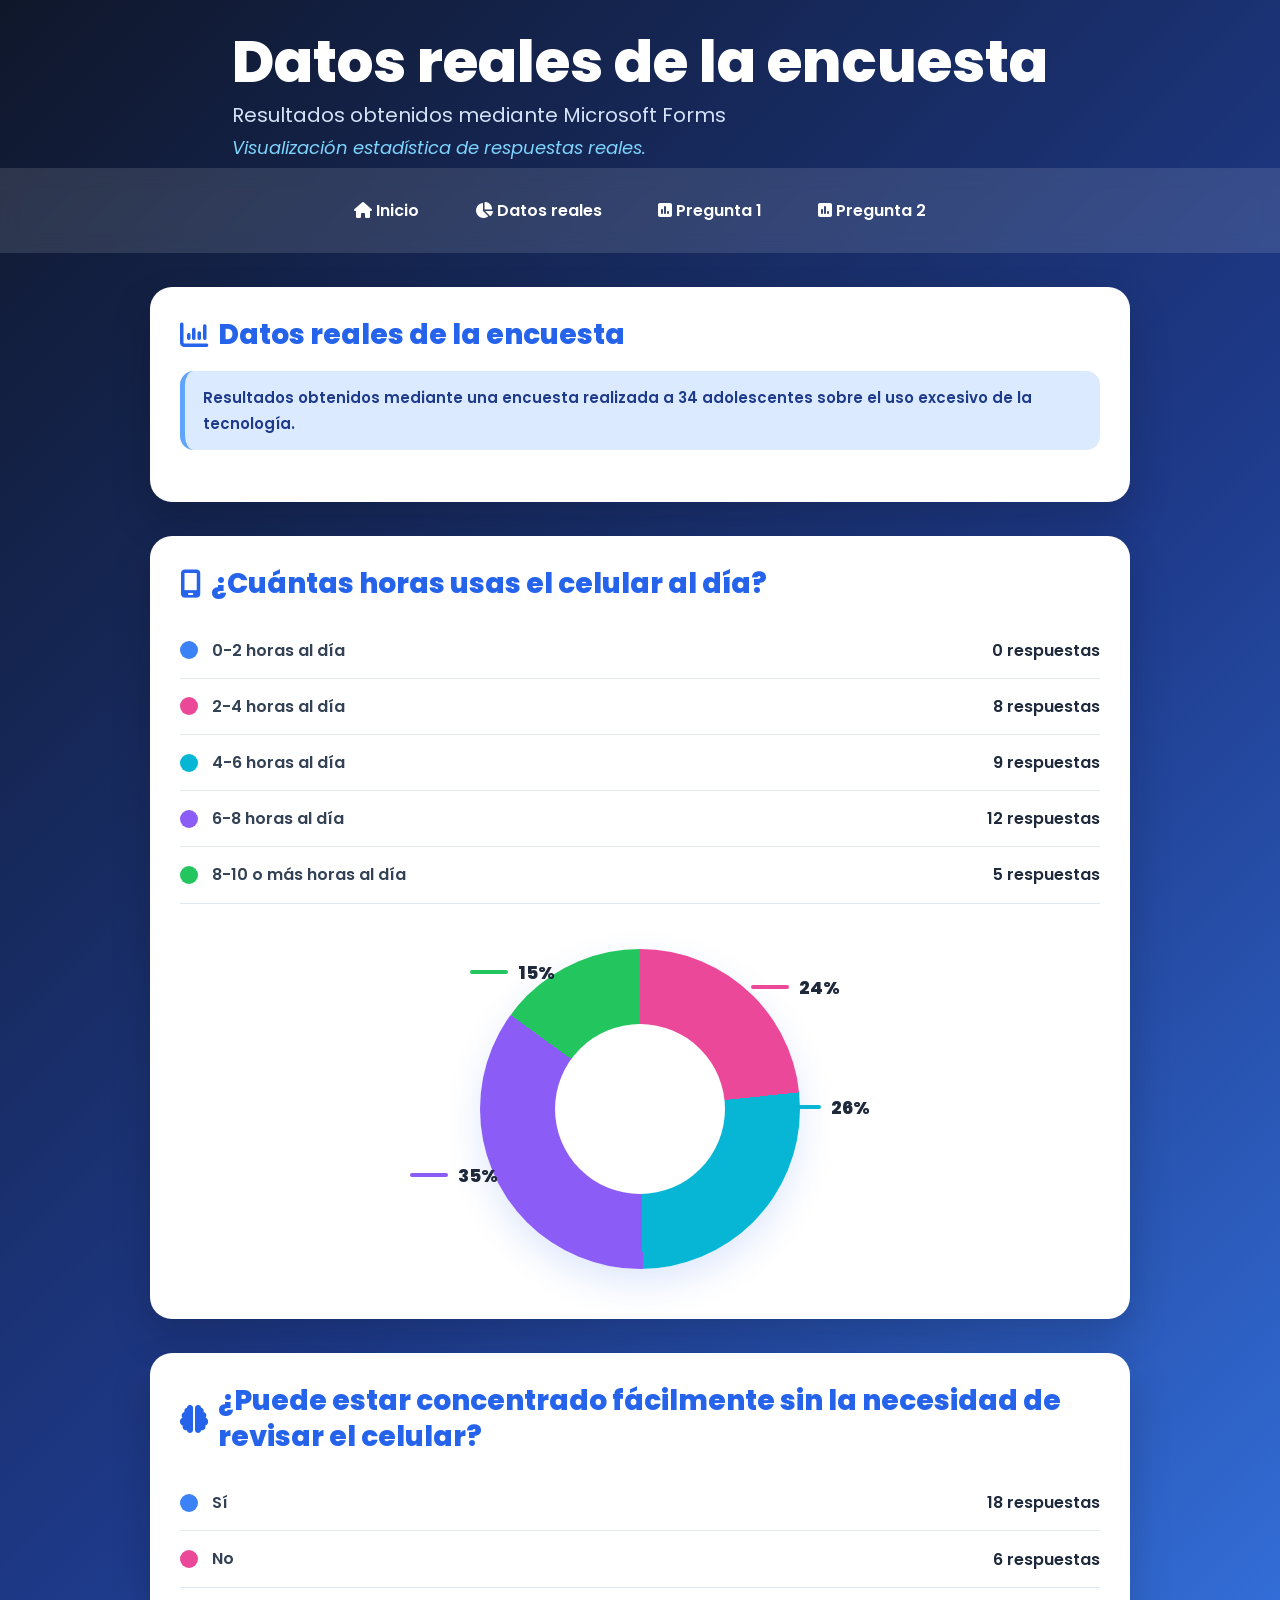
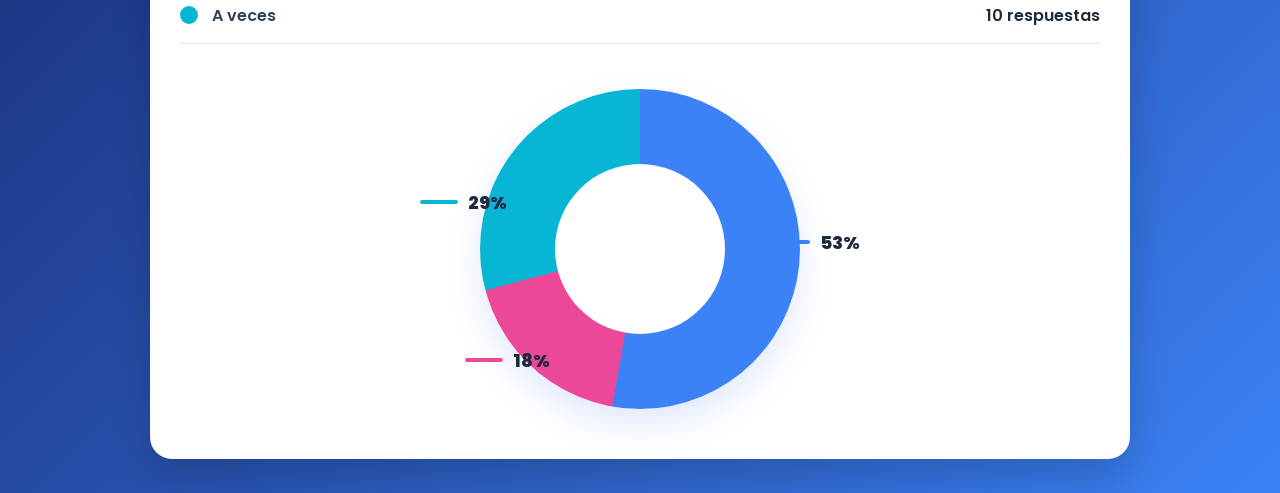
<file: datosreales.html>
<!DOCTYPE html>
<html lang="es">

<head>

<meta charset="UTF-8">
<meta name="viewport" content="width=device-width, initial-scale=1.0">

<title>Datos reales</title>

<link rel="stylesheet" href="style.css">

<link rel="stylesheet"
href="https://cdnjs.cloudflare.com/ajax/libs/font-awesome/6.5.0/css/all.min.css">

<link href="https://fonts.googleapis.com/css2?family=Poppins:wght@400;500;600;700;800&display=swap"
rel="stylesheet">

<style>

/* ========================= */
/* MICROSOFT FORMS STYLE */
/* ========================= */

.forms-results{
margin-top:20px;
}

.resultado-item{
display:flex;
justify-content:space-between;
align-items:center;
padding:14px 0;
border-bottom:1px solid #e2e8f0;
font-weight:600;
color:#1e293b;
}

.left-side{
display:flex;
align-items:center;
gap:14px;
}

.color-dot{
width:18px;
height:18px;
border-radius:50%;
}

.azul{
background:#3b82f6;
}

.rosa{
background:#ec4899;
}

.turquesa{
background:#06b6d4;
}

.morado{
background:#8b5cf6;
}

.verde{
background:#22c55e;
}

/* ========================= */
/* CIRCULOS FORMS */
/* ========================= */

.forms-chart-container{
display:flex;
justify-content:center;
margin-top:45px;
margin-bottom:20px;
}

.forms-chart{
width:320px;
height:320px;
border-radius:50%;
position:relative;
box-shadow:0 15px 35px rgba(37,99,235,0.15);
}

/* CENTRO BLANCO */

.forms-chart::after{
content:"";
position:absolute;
width:170px;
height:170px;
background:white;
border-radius:50%;
top:50%;
left:50%;
transform:translate(-50%,-50%);
}

/* ========================= */
/* GRAFICA 1 */
/* ========================= */

.forms-chart1{
background:
conic-gradient(
#3b82f6 0deg 0deg,
#ec4899 0deg 84deg,
#06b6d4 84deg 179deg,
#8b5cf6 179deg 306deg,
#22c55e 306deg 360deg
);
}

/* ========================= */
/* GRAFICA 2 */
/* ========================= */

.forms-chart2{
background:
conic-gradient(
#3b82f6 0deg 190deg,
#ec4899 190deg 255deg,
#06b6d4 255deg 360deg
);
}

/* ========================= */
/* PORCENTAJES */
/* ========================= */

.chart-point{
position:absolute;
display:flex;
align-items:center;
gap:10px;
font-size:18px;
font-weight:800;
color:#1e293b;
}

.point-line{
width:38px;
height:4px;
border-radius:20px;
}

/* COLORES */

.azul-line{
background:#3b82f6;
}

.rosa-line{
background:#ec4899;
}

.turquesa-line{
background:#06b6d4;
}

.morado-line{
background:#8b5cf6;
}

.verde-line{
background:#22c55e;
}

/* ========================= */
/* POSICIONES */
/* ========================= */

/* GRAFICA 1 */

.cp1{
top:25px;
right:-40px;
}

.cp2{
right:-70px;
top:145px;
}

.cp3{
left:-70px;
bottom:80px;
}

.cp4{
left:-10px;
top:10px;
}

/* GRAFICA 2 */

.s1{
right:-60px;
top:140px;
}

.s2{
left:-15px;
bottom:35px;
}

.s3{
left:-60px;
top:100px;
}

/* ========================= */
/* RESPONSIVE */
/* ========================= */

@media(max-width:768px){

.forms-chart{
width:240px;
height:240px;
}

.forms-chart::after{
width:125px;
height:125px;
}

.chart-point{
font-size:14px;
}

.point-line{
width:25px;
}

.cp1{
right:-25px;
}

.cp2{
right:-45px;
}

.cp3{
left:-45px;
}

.cp4{
left:0px;
}

.s1{
right:-40px;
}

.s3{
left:-40px;
}

}

</style>

</head>

<body>

<!-- ========================= -->
<!-- HEADER -->
<!-- ========================= -->

<header>

<div class="header-top">

<div class="header-text">

<h1>Datos reales de la encuesta</h1>

<p>Resultados obtenidos mediante Microsoft Forms</p>

<div id="frase">
Visualización estadística de respuestas reales.
</div>

</div>

</div>

</header>

<!-- ========================= -->
<!-- NAV -->
<!-- ========================= -->

<nav>

<a href="index.html">
<i class="fa-solid fa-house"></i> Inicio
</a>

<a href="datosreales.html">
<i class="fa-solid fa-chart-pie"></i> Datos reales
</a>

<a href="pregunta1.html">
<i class="fa-solid fa-square-poll-vertical"></i> Pregunta 1
</a>

<a href="pregunta2.html">
<i class="fa-solid fa-square-poll-vertical"></i> Pregunta 2
</a>


</nav>

<!-- ========================= -->
<!-- INTRO -->
<!-- ========================= -->

<section class="card">

<h2>
<i class="fa-solid fa-chart-column"></i>
Datos reales de la encuesta
</h2>

<div class="mini-info">
Resultados obtenidos mediante una encuesta realizada a 34 adolescentes sobre el uso excesivo de la tecnología.
</div>

</section>

<!-- ========================= -->
<!-- PREGUNTA 1 -->
<!-- ========================= -->

<section class="card">

<h2>
<i class="fa-solid fa-mobile-screen"></i>
¿Cuántas horas usas el celular al día?
</h2>

<div class="forms-results">

<div class="resultado-item">
<div class="left-side">
<div class="color-dot azul"></div>
<p>0-2 horas al día</p>
</div>
<span>0 respuestas</span>
</div>

<div class="resultado-item">
<div class="left-side">
<div class="color-dot rosa"></div>
<p>2-4 horas al día</p>
</div>
<span>8 respuestas</span>
</div>

<div class="resultado-item">
<div class="left-side">
<div class="color-dot turquesa"></div>
<p>4-6 horas al día</p>
</div>
<span>9 respuestas</span>
</div>

<div class="resultado-item">
<div class="left-side">
<div class="color-dot morado"></div>
<p>6-8 horas al día</p>
</div>
<span>12 respuestas</span>
</div>

<div class="resultado-item">
<div class="left-side">
<div class="color-dot verde"></div>
<p>8-10 o más horas al día</p>
</div>
<span>5 respuestas</span>
</div>

</div>

<!-- CIRCULO -->

<div class="forms-chart-container">

<div class="forms-chart forms-chart1">

<div class="chart-point cp1">
<div class="point-line rosa-line"></div>
24%
</div>

<div class="chart-point cp2">
<div class="point-line turquesa-line"></div>
26%
</div>

<div class="chart-point cp3">
<div class="point-line morado-line"></div>
35%
</div>

<div class="chart-point cp4">
<div class="point-line verde-line"></div>
15%
</div>

</div>

</div>

</section>

<!-- ========================= -->
<!-- PREGUNTA 2 -->
<!-- ========================= -->

<section class="card">

<h2>
<i class="fa-solid fa-brain"></i>
¿Puede estar concentrado fácilmente sin la necesidad de revisar el celular?
</h2>

<div class="forms-results">

<div class="resultado-item">
<div class="left-side">
<div class="color-dot azul"></div>
<p>Sí</p>
</div>
<span>18 respuestas</span>
</div>

<div class="resultado-item">
<div class="left-side">
<div class="color-dot rosa"></div>
<p>No</p>
</div>
<span>6 respuestas</span>
</div>

<div class="resultado-item">
<div class="left-side">
<div class="color-dot turquesa"></div>
<p>A veces</p>
</div>
<span>10 respuestas</span>
</div>

</div>

<!-- CIRCULO -->

<div class="forms-chart-container">

<div class="forms-chart forms-chart2">

<div class="chart-point s1">
<div class="point-line azul-line"></div>
53%
</div>

<div class="chart-point s2">
<div class="point-line rosa-line"></div>
18%
</div>

<div class="chart-point s3">
<div class="point-line turquesa-line"></div>
29%
</div>

</div>

</div>

</section>

</body>

</html>
</file>
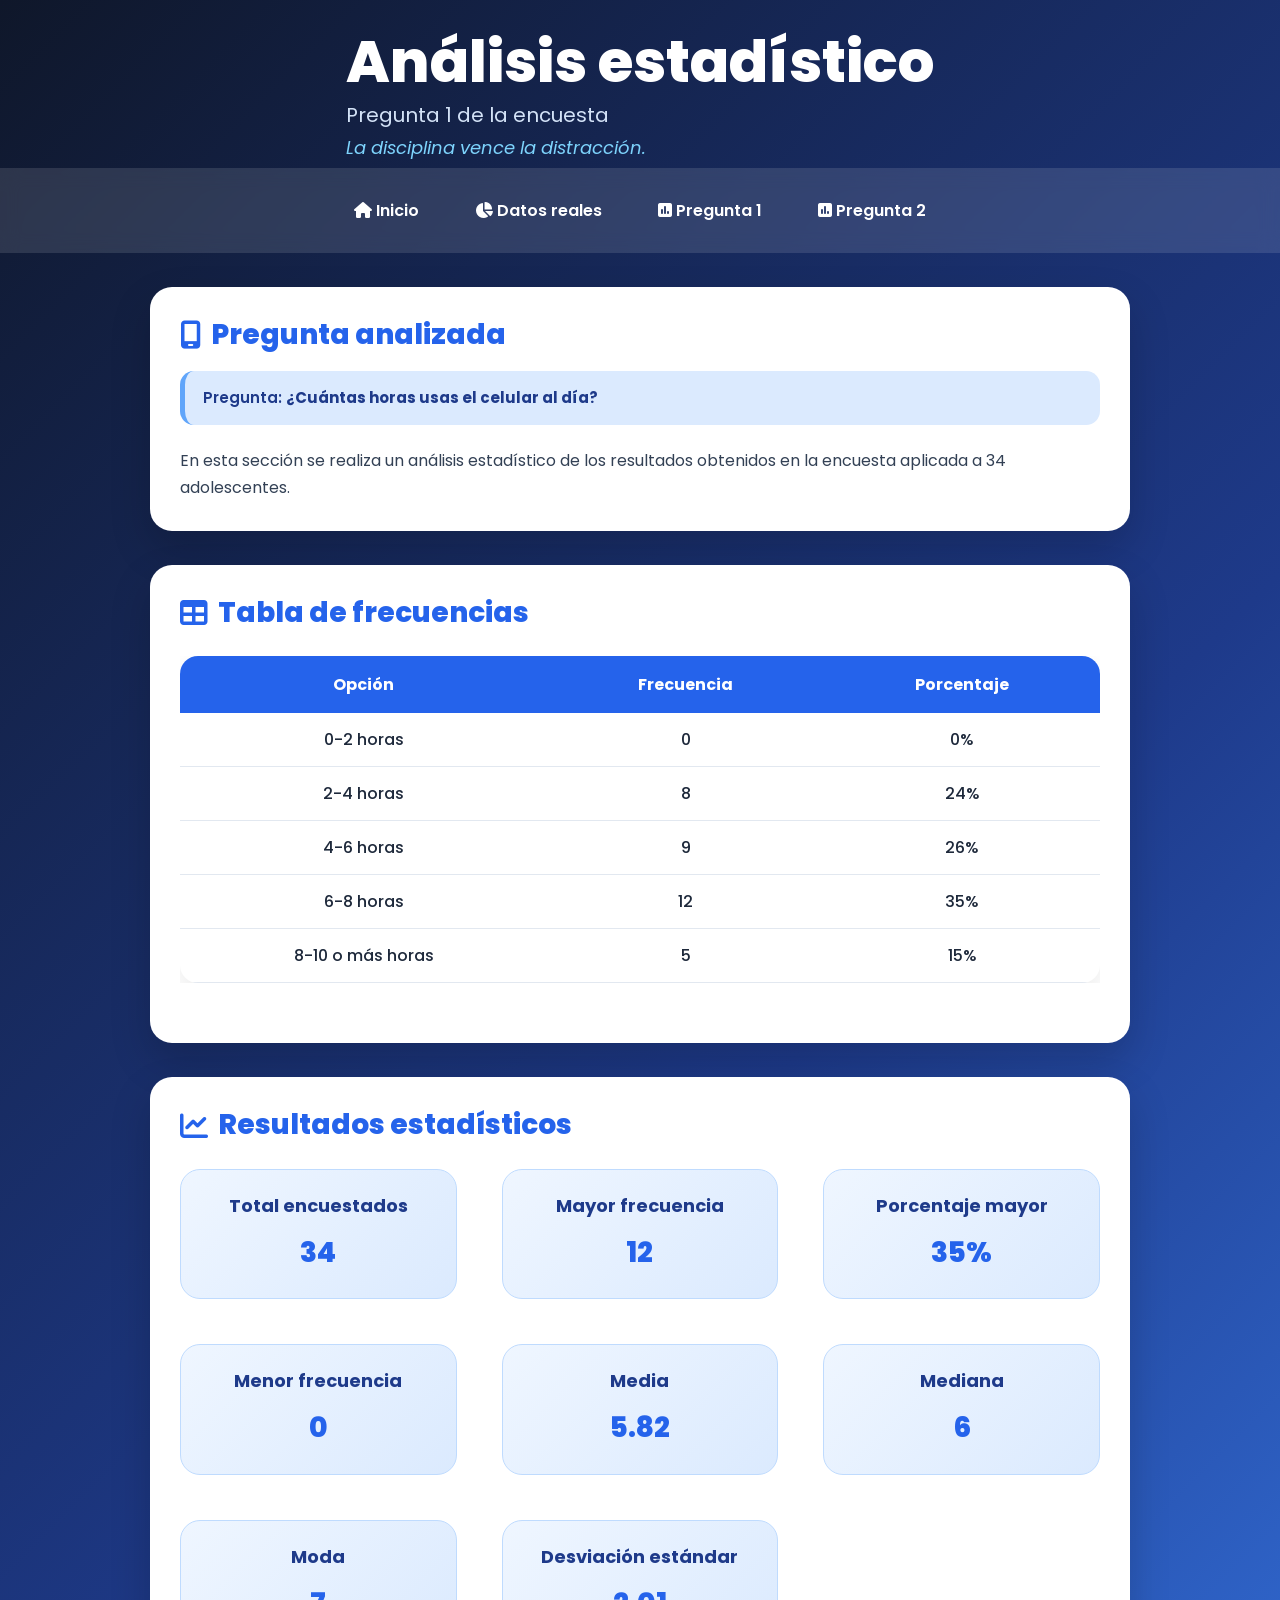
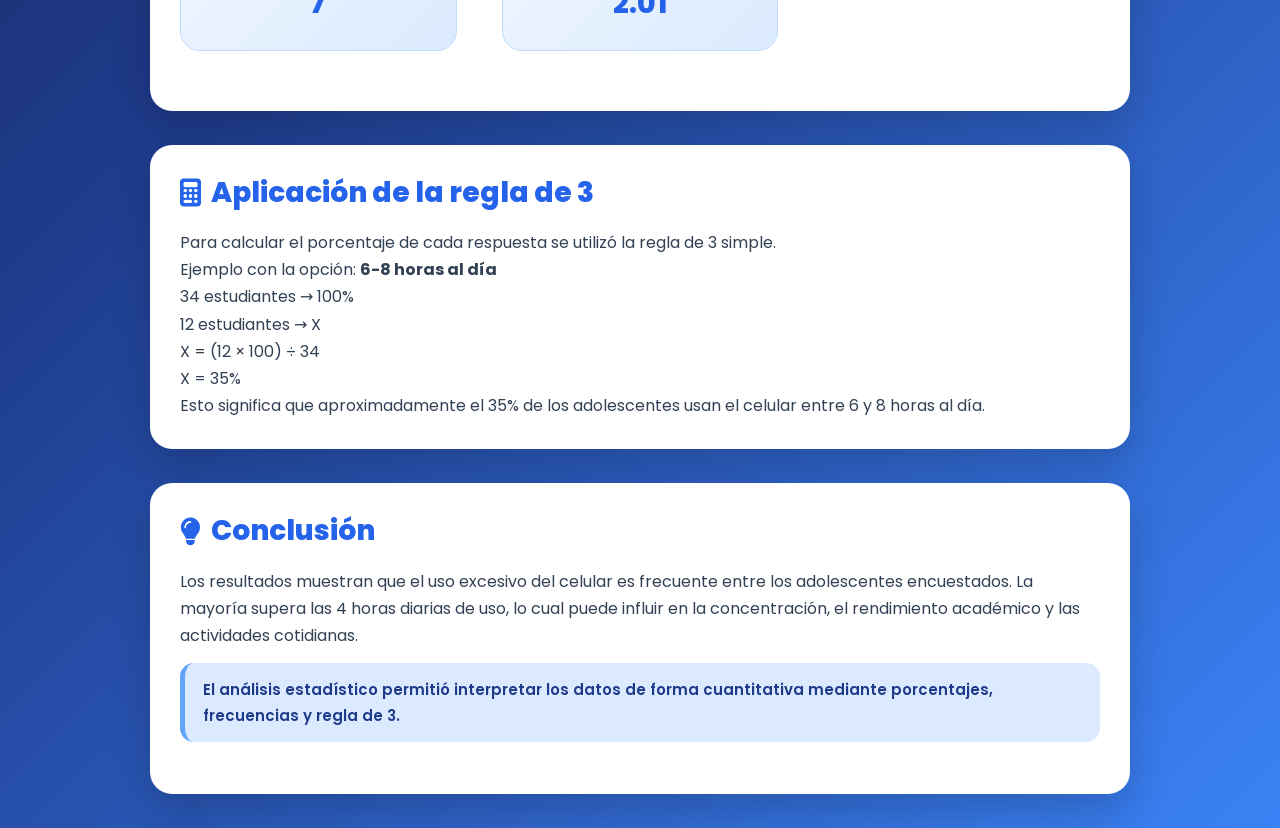
<file: pregunta1.html>
<!DOCTYPE html>
<html lang="es">

<head>
<meta charset="UTF-8">
<meta name="viewport" content="width=device-width, initial-scale=1.0">
<title>Pregunta 1 - Análisis estadístico</title>

<link rel="stylesheet" href="style.css">
<link rel="stylesheet"
href="https://cdnjs.cloudflare.com/ajax/libs/font-awesome/6.5.0/css/all.min.css">
<link href="https://fonts.googleapis.com/css2?family=Poppins:wght@400;500;600;700;800&display=swap"
rel="stylesheet">
</head>

<body>

<header>
<div class="header-top">
<div class="header-text">
<h1>Análisis estadístico</h1>
<p>Pregunta 1 de la encuesta</p>
<div id="frase">Uso diario del celular en adolescentes.</div>
</div>
</div>
</header>

<nav>
<a href="index.html"><i class="fa-solid fa-house"></i> Inicio</a>
<a href="datosreales.html"><i class="fa-solid fa-chart-pie"></i> Datos reales</a>
<a href="pregunta1.html"><i class="fa-solid fa-square-poll-vertical"></i> Pregunta 1</a>
<a href="pregunta2.html"><i class="fa-solid fa-square-poll-vertical"></i> Pregunta 2</a>
</nav>

<section class="card">
<h2><i class="fa-solid fa-mobile-screen"></i> Pregunta analizada</h2>
<div class="mini-info">Pregunta: <b>¿Cuántas horas usas el celular al día?</b></div>
<p>En esta sección se realiza un análisis estadístico de los resultados obtenidos en la encuesta aplicada a 34 adolescentes.</p>
</section>

<section class="card">
<h2><i class="fa-solid fa-table"></i> Tabla de frecuencias</h2>
<div class="tabla-estadistica">
<table>
<tr><th>Opción</th><th>Frecuencia</th><th>Porcentaje</th></tr>
<tr><td>0-2 horas</td><td>0</td><td>0%</td></tr>
<tr><td>2-4 horas</td><td>8</td><td>24%</td></tr>
<tr><td>4-6 horas</td><td>9</td><td>26%</td></tr>
<tr><td>6-8 horas</td><td>12</td><td>35%</td></tr>
<tr><td>8-10 o más horas</td><td>5</td><td>15%</td></tr>
</table>
</div>
</section>

<section class="card">
<h2><i class="fa-solid fa-chart-line"></i> Resultados estadísticos</h2>
<div class="estadistica-grid">
  <div class="estadistica-box" data-tooltip="Es la cantidad de&#10;adolescentes que respondieron">
    <h4>Total encuestados</h4><p>34</p>
  </div>

  <div class="estadistica-box" data-tooltip="Número de&#10;respuestas más frecuentes">
    <h4>Mayor frecuencia</h4><p>12</p>
  </div>

  <div class="estadistica-box" data-tooltip="Porcentaje más alto&#10;obtenido en la encuesta">
    <h4>Porcentaje mayor</h4><p>35%</p>
  </div>

  <div class="estadistica-box" data-tooltip="Número de&#10;respuestas menos frecuentes">
    <h4>Menor frecuencia</h4><p>0</p>
  </div>

  <!-- Medidas adicionales -->
  <div class="estadistica-box" data-tooltip="Promedio de&#10;horas de uso diario">
    <h4>Media</h4><p>5.82</p>
  </div>

  <div class="estadistica-box" data-tooltip="Valor central&#10;de las respuestas">
    <h4>Mediana</h4><p>6</p>
  </div>

  <div class="estadistica-box" data-tooltip="Número más&#10;repetido en la encuesta">
    <h4>Moda</h4><p>7</p>
  </div>

  <div class="estadistica-box" data-tooltip="Medida de&#10;variación de los datos">
    <h4>Desviación estándar</h4><p>2.01</p>
  </div>
</div>
</section>

<section class="card">
<h2><i class="fa-solid fa-calculator"></i> Aplicación de la regla de 3</h2>
<p>Para calcular el porcentaje de cada respuesta se utilizó la regla de 3 simple.</p>
<div class="regla3-box">
<p>Ejemplo con la opción: <b>6-8 horas al día</b></p>
<p class="formula">34 estudiantes → 100%</p>
<p class="formula">12 estudiantes → X</p>
<p class="formula">X = (12 × 100) ÷ 34</p>
<p class="formula resultado-formula">X = 35%</p>
</div>
<p>Esto significa que aproximadamente el 35% de los adolescentes usan el celular entre 6 y 8 horas al día.</p>
</section>

<section class="card">
<h2><i class="fa-solid fa-lightbulb"></i> Conclusión</h2>
<p>Los resultados muestran que el uso excesivo del celular es frecuente entre los adolescentes encuestados. 
La mayoría supera las 4 horas diarias de uso, lo cual puede influir en la concentración, el rendimiento académico y las actividades cotidianas.</p>
<div class="mini-info">El análisis estadístico permitió interpretar los datos de forma cuantitativa mediante porcentajes, frecuencias y regla de 3.</div>
</section>

<!-- Enlaza tu script principal -->
<script src="script.js"></script>

</body>
</html>
</file>
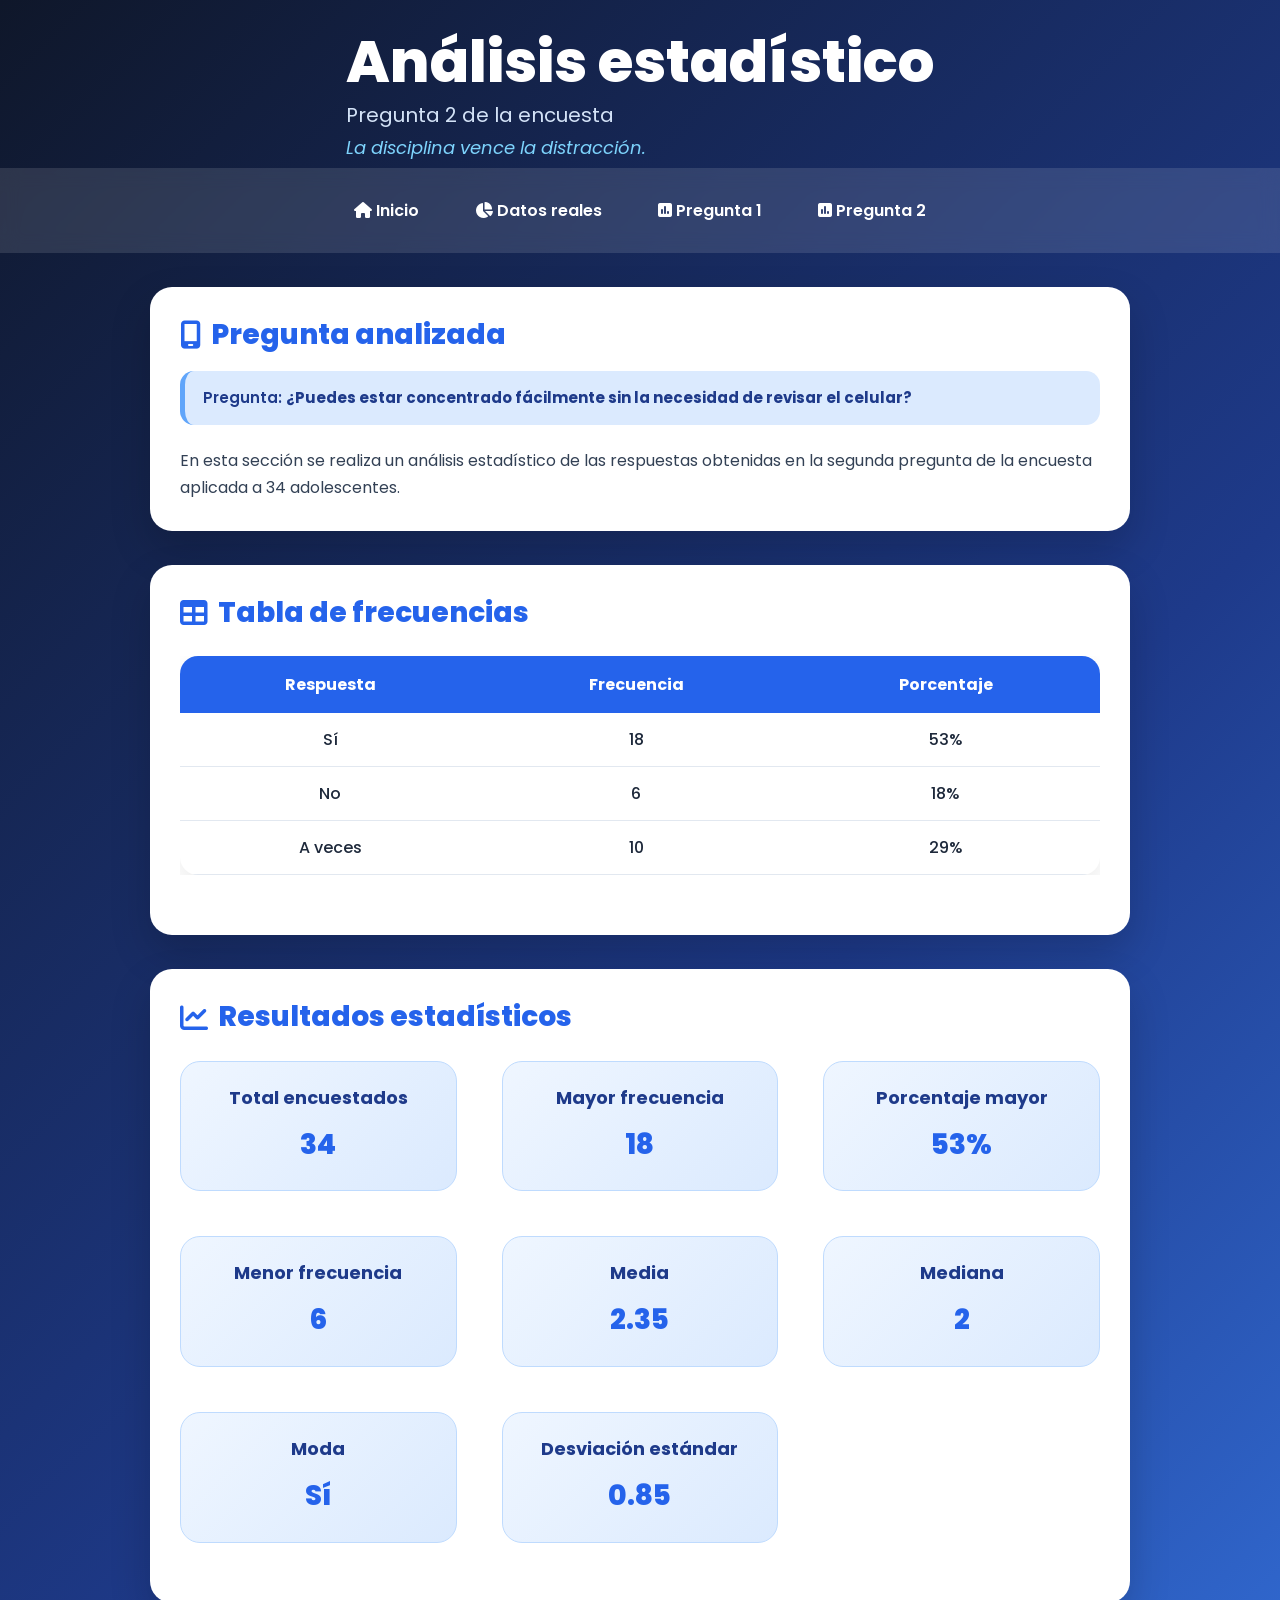
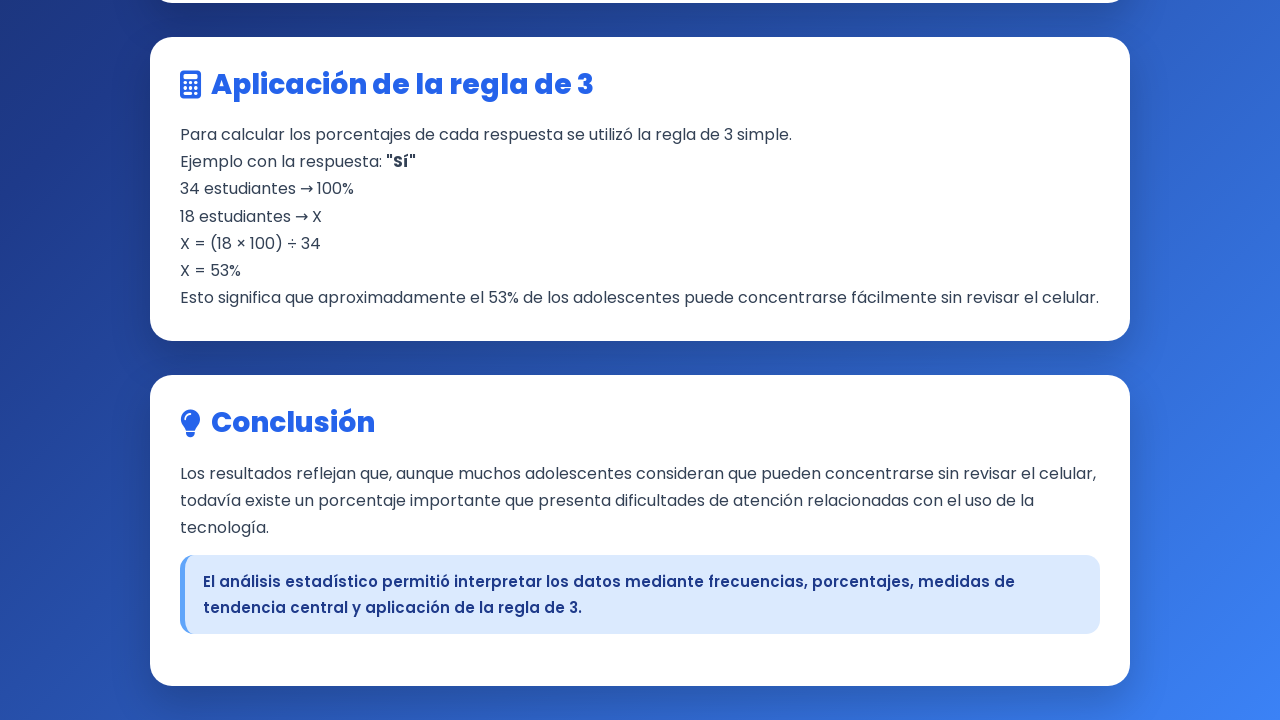
<file: pregunta2.html>
<!DOCTYPE html>
<html lang="es">

<head>
<meta charset="UTF-8">
<meta name="viewport" content="width=device-width, initial-scale=1.0">
<title>Pregunta 2 - Análisis estadístico</title>

<link rel="stylesheet" href="style.css">
<link rel="stylesheet"
href="https://cdnjs.cloudflare.com/ajax/libs/font-awesome/6.5.0/css/all.min.css">
<link href="https://fonts.googleapis.com/css2?family=Poppins:wght@400;500;600;700;800&display=swap"
rel="stylesheet">
</head>

<body>

<header>
<div class="header-top">
<div class="header-text">
<h1>Análisis estadístico</h1>
<p>Pregunta 2 de la encuesta</p>
<div id="frase">Concentración y dependencia del celular.</div>
</div>
</div>
</header>

<nav>
<a href="index.html"><i class="fa-solid fa-house"></i> Inicio</a>
<a href="datosreales.html"><i class="fa-solid fa-chart-pie"></i> Datos reales</a>
<a href="pregunta1.html"><i class="fa-solid fa-square-poll-vertical"></i> Pregunta 1</a>
<a href="pregunta2.html"><i class="fa-solid fa-square-poll-vertical"></i> Pregunta 2</a>
</nav>

<section class="card">
<h2><i class="fa-solid fa-mobile-screen"></i> Pregunta analizada</h2>
<div class="mini-info">Pregunta: <b>¿Puedes estar concentrado fácilmente sin la necesidad de revisar el celular?</b></div>
<p>En esta sección se realiza un análisis estadístico de las respuestas obtenidas en la segunda pregunta de la encuesta aplicada a 34 adolescentes.</p>
</section>

<section class="card">
<h2><i class="fa-solid fa-table"></i> Tabla de frecuencias</h2>
<div class="tabla-estadistica">
<table>
<tr><th>Respuesta</th><th>Frecuencia</th><th>Porcentaje</th></tr>
<tr><td>Sí</td><td>18</td><td>53%</td></tr>
<tr><td>No</td><td>6</td><td>18%</td></tr>
<tr><td>A veces</td><td>10</td><td>29%</td></tr>
</table>
</div>
</section>

<section class="card">
<h2><i class="fa-solid fa-chart-line"></i> Resultados estadísticos</h2>
<div class="estadistica-grid">
  <div class="estadistica-box" data-tooltip="Es la cantidad de&#10;adolescentes que respondieron">
    <h4>Total encuestados</h4><p>34</p>
  </div>
  <div class="estadistica-box" data-tooltip="Número de&#10;respuestas más frecuentes">
    <h4>Mayor frecuencia</h4><p>18</p>
  </div>
  <div class="estadistica-box" data-tooltip="Porcentaje más alto&#10;obtenido en la encuesta">
    <h4>Porcentaje mayor</h4><p>53%</p>
  </div>
  <div class="estadistica-box" data-tooltip="Número de&#10;respuestas menos frecuentes">
    <h4>Menor frecuencia</h4><p>6</p>
  </div>

  <!-- Medidas adicionales -->
  <div class="estadistica-box" data-tooltip="Promedio de&#10;valores asignados a respuestas">
    <h4>Media</h4><p>2.35</p>
  </div>
  <div class="estadistica-box" data-tooltip="Valor central&#10;de las respuestas">
    <h4>Mediana</h4><p>2</p>
  </div>
  <div class="estadistica-box" data-tooltip="Respuesta más&#10;repetida en la encuesta">
    <h4>Moda</h4><p>Sí</p>
  </div>
  <div class="estadistica-box" data-tooltip="Medida de&#10;variación de los datos">
    <h4>Desviación estándar</h4><p>0.85</p>
  </div>
</div>
</section>

<section class="card">
<h2><i class="fa-solid fa-calculator"></i> Aplicación de la regla de 3</h2>
<p>Para calcular los porcentajes de cada respuesta se utilizó la regla de 3 simple.</p>
<div class="regla3-box">
<p>Ejemplo con la respuesta: <b>"Sí"</b></p>
<p class="formula">34 estudiantes → 100%</p>
<p class="formula">18 estudiantes → X</p>
<p class="formula">X = (18 × 100) ÷ 34</p>
<p class="formula resultado-formula">X = 53%</p>
</div>
<p>Esto significa que aproximadamente el 53% de los adolescentes puede concentrarse fácilmente sin revisar el celular.</p>
</section>

<section class="card">
<h2><i class="fa-solid fa-lightbulb"></i> Conclusión</h2>
<p>Los resultados reflejan que, aunque muchos adolescentes consideran que pueden concentrarse sin revisar el celular, todavía existe un porcentaje importante que presenta dificultades de atención relacionadas con el uso de la tecnología.</p>
<div class="mini-info">El análisis estadístico permitió interpretar los datos mediante frecuencias, porcentajes, medidas de tendencia central y aplicación de la regla de 3.</div>
</section>

<!-- ========================= -->
<!-- ENLACE AL SCRIPT EXTERNO -->
<!-- ========================= -->
<script src="script.js"></script>

</body>
</html>
</file>
<file: style.css>
/* ========================= */
/* RESET */
/* ========================= */
*{
  margin:0;
  padding:0;
  box-sizing:border-box;
  font-family:'Poppins',system-ui,-apple-system,Segoe UI,Roboto,sans-serif;
  scroll-behavior:smooth;
}

/* ========================= */
/* BODY */
/* ========================= */
body{
  background:linear-gradient(135deg,#0f172a,#1e3a8a,#3b82f6);
  color:white;
  min-height:100vh;
}

/* ========================= */
/* HEADER */
/* ========================= */
header{
  padding:30px 20px 8px 20px;
  display:flex;
  flex-direction:column;
  align-items:center;
  justify-content:center;
  text-align:center;
}

.header-top{
  display:flex;
  align-items:center;
  justify-content:center;
  gap:18px;
  flex-wrap:wrap;
}

.header-text{
  display:flex;
  flex-direction:column;
  justify-content:center;
  align-items:flex-start;
  text-align:left;
}

header h1{
  font-size:58px;
  font-weight:800;
  margin-bottom:4px;
  line-height:1.1;
}

header p{
  font-size:20px;
  opacity:0.96;
  margin-bottom:2px;
  color:#dbeafe;
}

#frase{
  font-size:18px;
  font-style:italic;
  color:#7dd3fc;
  margin-top:2px;
  line-height:1.2;
  min-height:24px;
  display:flex;
  align-items:center;
}

/* ========================= */
/* NAV */
/* ========================= */
nav{
  padding:18px;
  text-align:center;
  background:rgba(255,255,255,0.12);
  backdrop-filter:blur(10px);
  position:sticky;
  top:0;
  z-index:1000;
}

nav a{
  display:inline-block;
  color:white;
  text-decoration:none;
  margin:0 8px;
  padding:12px 18px;
  border-radius:14px;
  font-weight:600;
  transition:0.3s;
}

nav a:hover{
  background:rgba(255,255,255,0.18);
  transform:translateY(-2px);
}

/* ========================= */
/* CARD */
/* ========================= */
.card{
  background:white;
  color:#111;
  width:92%;
  max-width:980px;
  margin:34px auto;
  padding:30px;
  border-radius:22px;
  box-shadow:0 18px 40px rgba(0,0,0,0.18);
  position:relative;
  overflow:hidden;
}

.card h2{
  font-size:28px;
  color:#2563eb;
  margin-bottom:18px;
  font-weight:800;
  display:flex;
  align-items:center;
  gap:10px;
  line-height:1.3;
}

p,li{
  font-size:16px;
  line-height:1.7;
  color:#334155;
}

ul{
  padding-left:20px;
}

.mini-info{
  background:#dbeafe;
  color:#1e3a8a;
  padding:14px 18px;
  border-radius:14px;
  margin-top:14px;
  margin-bottom:22px;
  font-size:15px;
  font-weight:600;
  line-height:1.7;
  border-left:5px solid #60a5fa;
  display:block;
  width:100%;
  text-align:left;
}

/* ========================= */
/* BOTONES */
/* ========================= */
button{
  padding:12px 18px;
  margin-top:16px;
  margin-right:8px;
  border:none;
  border-radius:12px;
  background:#2563eb;
  color:white;
  font-size:15px;
  font-weight:700;
  cursor:pointer;
  transition:0.3s;
}

button:hover{
  background:#1d4ed8;
  transform:translateY(-2px);
}

/* Botón específico de estadísticas */
#btnEstadisticas1{
  background:linear-gradient(135deg,#2563eb,#1e40af);
  color:white;
  padding:8px 14px;
  border:none;
  border-radius:8px;
  font-size:14px;
  cursor:pointer;
  transition:transform 0.2s, background 0.3s;
  margin-top:20px;
  display:block;
  margin-left:auto;
  margin-right:auto;
}

#btnEstadisticas1:hover{
  transform:scale(1.05);
  background:#1e3a8a;
}

/* ========================= */
/* TABLAS */
/* ========================= */
.tabla-estadistica{
  overflow-x:auto;
  margin-top:25px;
  margin-bottom:30px;
}

table{
  width:100%;
  border-collapse:collapse;
  background:white;
  border-radius:18px;
  overflow:hidden;
  box-shadow:0 10px 25px rgba(0,0,0,0.08);
}

th{
  background:#2563eb;
  color:white;
  padding:16px;
  font-size:16px;
  text-align:center;
}

td{
  padding:14px;
  border-bottom:1px solid #e2e8f0;
  text-align:center;
  font-weight:500;
  color:#1e293b;
}

tr:hover{
  background:#eff6ff;
}

/* ========================= */
/* ESTADISTICAS */
/* ========================= */
.estadistica-grid{
  display:grid;
  grid-template-columns:repeat(auto-fit,minmax(220px,1fr));
  gap: 45px;
  margin-top:25px;
  margin-bottom:30px;
}

.estadistica-box{
  background:linear-gradient(135deg,#eff6ff,#dbeafe);
  padding:22px;
  border-radius:20px;
  text-align:center;
  border:1px solid #bfdbfe;
  position:relative;
  cursor:pointer;
  transition:transform 0.2s;
}

.estadistica-box h4{
  font-size:18px;
  color:#1e3a8a;
  margin-bottom:10px;
}

.estadistica-box p{
  font-size:28px;
  font-weight:800;
  color:#2563eb;
}

.estadistica-box:hover{
  transform:scale(1.05);
}

/* Tooltip personalizado arriba */
.estadistica-box::after{
  content:attr(data-tooltip);
  position:absolute;
  top:-45px;
  left:50%;
  transform:translateX(-50%);
  background:#1e3a8a;
  color:#fff;
  padding:6px 10px;
  border-radius:6px;
  font-size:13px;
  white-space:pre-line;
  box-shadow:0 4px 8px rgba(0,0,0,0.2);
  opacity:0;
  pointer-events:none;
  transition:opacity 0.3s;
  z-index:999;
}

.estadistica-box:hover::after{
  opacity:1;
}

/* Flecha tooltip */
.estadistica-box::before{
  content:"";
  position:absolute;
  top:-12px;
  left:50%;
  transform:translateX(-50%);
  border-width:6px;
  border-style:solid;
  border-color:transparent transparent #1e3a8a transparent;
  opacity:0;
  transition:opacity 0.3s;
  z-index:999;
}

.estadistica-box:hover::before{
  opacity:1;
}

/* ========================= */
/* FOOTER */
/* ========================= */
footer{
  text-align:center;
  padding:24px;
  font-size:14px;
  opacity:0.9;
}

/* ========================= */
/* ANIMACIONES */
/* ========================= */
@keyframes rebote{
  0%{transform:translateY(0);}
  50%{transform:translateY(-10px);}
  100%{transform:translateY(0);}
}

/* ========================= */
/* ENCUESTA MODERNA */
/* ========================= */

.encuesta-grid{
  display:grid;
  grid-template-columns:1fr;
  gap:35px;
  margin-top:30px;
  margin-bottom:20px;
}

.encuesta-item{
  display:flex;
  flex-direction:column;
  background:#f8fbff;
  padding:22px;
  border-radius:18px;
  border:2px solid #dbeafe;
  box-shadow:0 6px 18px rgba(0,0,0,0.08);
}

.encuesta-item label{
  font-size:18px;
  font-weight:700;
  color:#1e3a8a;
  margin-bottom:12px;
  line-height:1.6;
}

.encuesta-item select{
  padding:14px;
  border-radius:14px;
  border:2px solid #dbeafe;
  font-size:15px;
  background:#f8fbff;
  transition:0.3s;
}

.encuesta-item select:focus{
  outline:none;
  border-color:#2563eb;
  box-shadow:0 0 12px rgba(37,99,235,0.2);
}

/* ========================= */
/* BOTON ANALIZAR */
/* ========================= */

#btnAnalizar{
  display:block;
  margin:35px auto 10px auto;
  padding:15px 28px;
  font-size:17px;
  border-radius:16px;
  background:linear-gradient(135deg,#2563eb,#1d4ed8);
  box-shadow:0 10px 25px rgba(37,99,235,0.3);
}

#btnAnalizar:hover{
  transform:translateY(-3px) scale(1.03);
}

/* ========================= */
/* RESULTADO */
/* ========================= */

.resultado-box{
  text-align:center;
  margin-top:20px;
}

/* CELULAR */

#simbolo{
  font-size:48px;
  color:#2563eb;
  margin:20px 0;
  animation:flotar 3s ease-in-out infinite;
  text-align:center;
}

/* ANIMACION CELULAR */

@keyframes flotar{
  0%{
    transform:translateY(0px);
  }

  50%{
    transform:translateY(-10px);
  }

  100%{
    transform:translateY(0px);
  }
}

/* MENSAJE */

#mensaje{
  font-size:26px;
  font-weight:800;
  margin-bottom:18px;
  text-align:center;
  color:#1e3a8a;
}

/* BARRA */

.barra-encuesta{
  width:100%;
  height:26px;
  background:#e2e8f0;
  border-radius:30px;
  overflow:hidden;
  margin-top:20px;
  margin-bottom:14px;
  box-shadow:inset 0 2px 6px rgba(0,0,0,0.1);
}

#nivel{
  height:100%;
  width:0%;
  border-radius:30px;
  transition:1s ease;
  background:green;
}

/* PORCENTAJE */

#porcentaje{
  text-align:center;
  font-size:22px;
  font-weight:800;
  margin-top:10px;
  color:#0f172a;
}

/* DETALLE */

#detalle{
  margin-top:18px;
  font-size:17px;
  text-align:center;
  color:#334155;
  line-height:1.7;
}

/* ANALISIS EXTRA */

#analisisExtra{
  margin-top:22px;
  background:#eff6ff;
  padding:18px;
  border-radius:16px;
  border-left:5px solid #2563eb;
}

#analisisExtra p{
  margin-bottom:10px;
  font-weight:500;
}

/* ========================= */
/* RESPONSIVE */
/* ========================= */

@media(max-width:768px){

  .header-top{
    flex-direction:column;
    gap:6px;
  }

  .header-text{
    align-items:center;
    text-align:center;
  }

  header h1{
    font-size:44px;
  }

  header p{
    font-size:18px;
  }

  #frase{
    justify-content:center;
    text-align:center;
  }

  .estadistica-box p{
    font-size:22px;
  }

  #mensaje{
    font-size:22px;
  }

  #simbolo{
    font-size:58px;
  }

}
</file>
